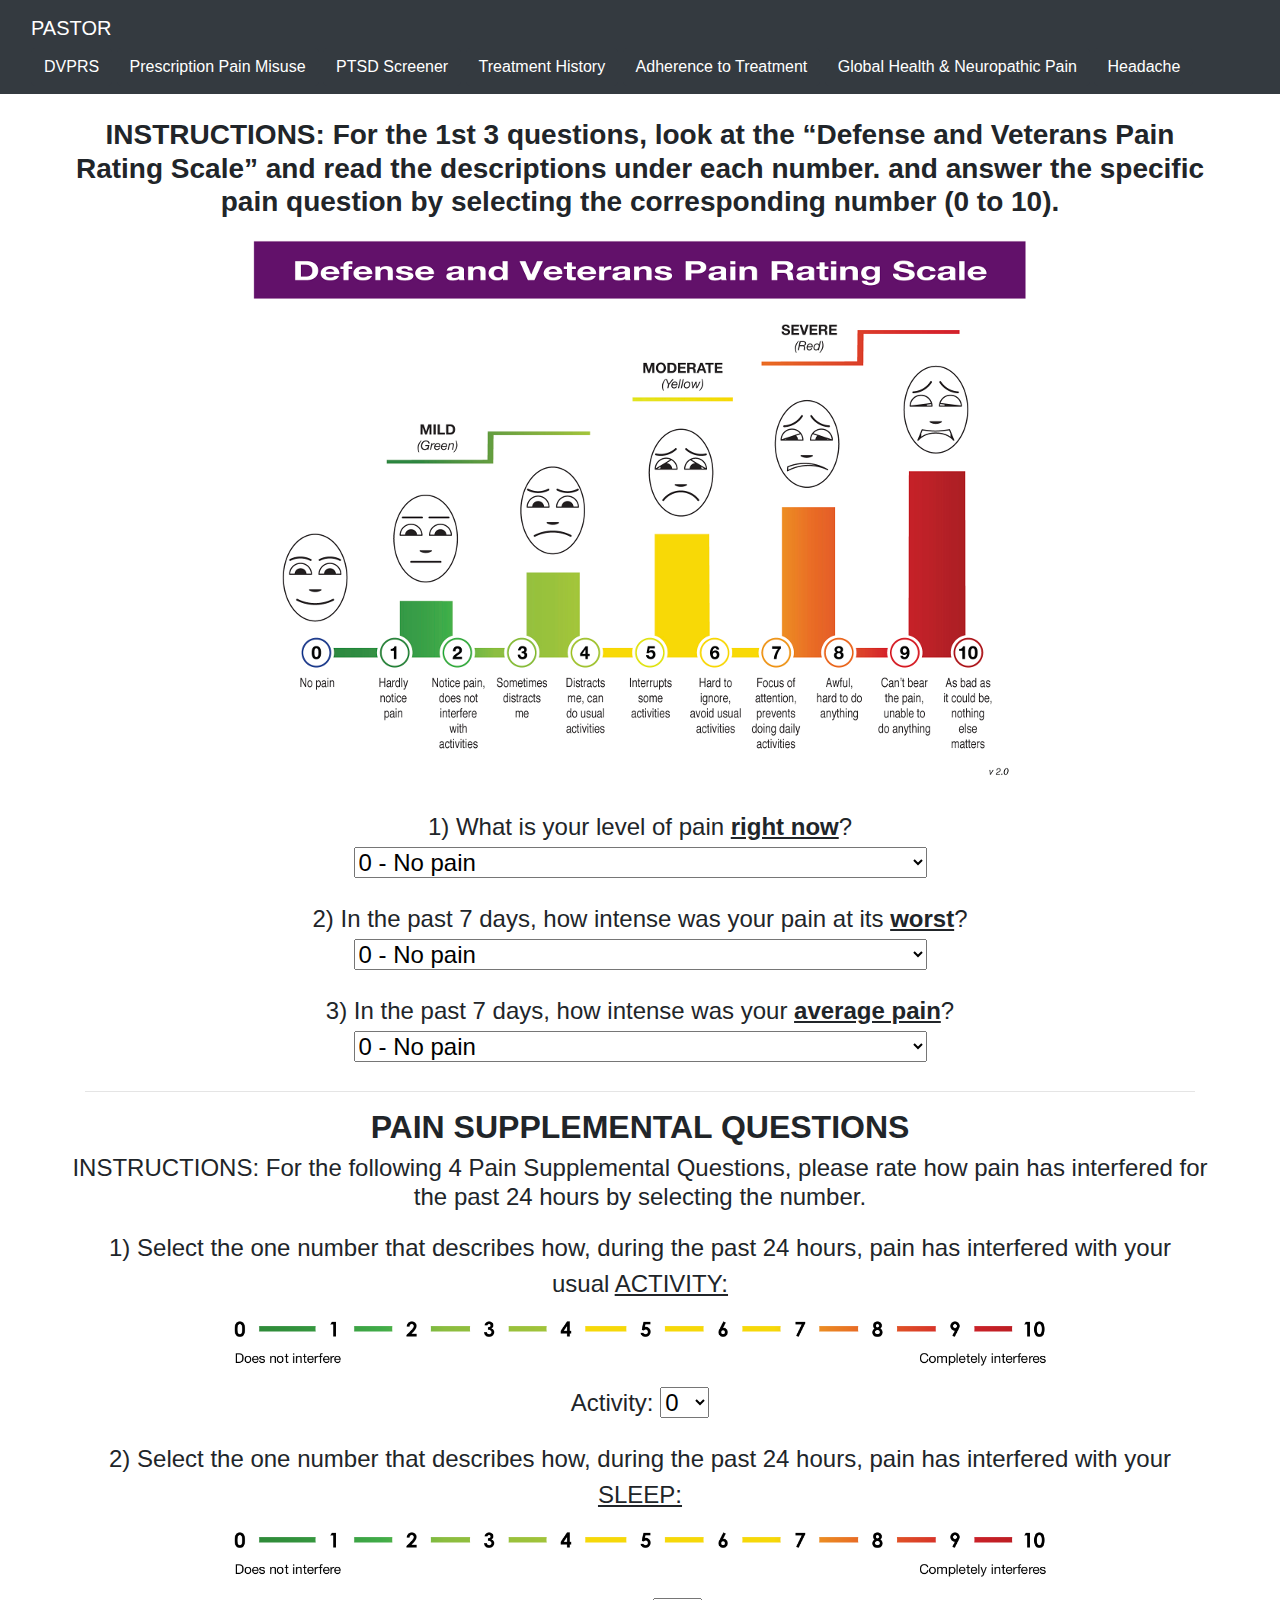
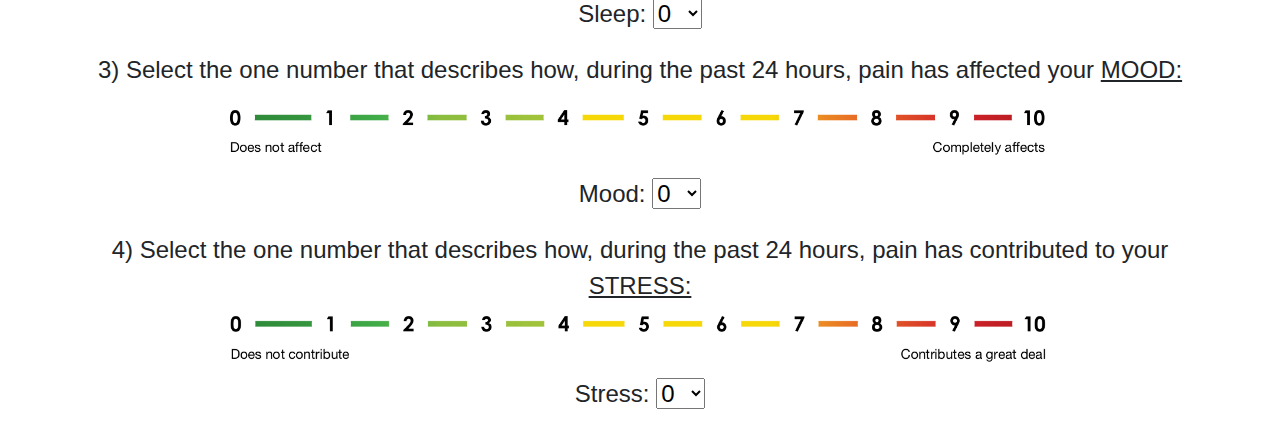
<file: static_questionnaires/dvprs.html>
<!DOCTYPE html>
<html lang="en">
<head>
    <title>Pain Rating Scale</title>
    <!-- Latest compiled and minified CSS -->
    <link rel="stylesheet" type="text/css" href="assets/css/reset.css">
    <link rel="stylesheet" href="https://maxcdn.bootstrapcdn.com/bootstrap/4.0.0/css/bootstrap.min.css">
    <!-- <link rel="stylesheet" type="text/css" href="assets/css/bootstrap.css"> -->
    <!-- <link rel="stylesheet" type="text/css" href="assets/css/bootstrap-theme.min.css"> -->
    <!-- <link rel="stylesheet" type="text/css" href="assets/css/bootstrap.min.css"> -->
    <link rel="stylesheet" type="text/css" href="assets/css/style.css">
</head>
<body>
        <header>
                <nav class="navbar navbar-dark bg-dark mb-4">
                    <div class="container-fluid">
                        <a class="navbar-brand" href="../index.html">PASTOR</a>
                        <div class="row">
                            <div class="col-md-12">
                            <a class="btn btn-dark" href="dvprs.html">DVPRS</a>
                            <a class="btn btn-dark" href="PROMIS_pres_pain_misuse_v1.0.html">Prescription Pain Misuse</a>
                            <a class="btn btn-dark" href="ptsdscreener.html">PTSD Screener</a>
                            <a class="btn btn-dark" href="treatment_history.html">Treatment History</a>
                            <a class="btn btn-dark" href="adherence_to_treatment.html">Adherence to Treatment</a>
                            <a class="btn btn-dark" href="global_health_neuropathic_pain.html">Global Health &amp; Neuropathic Pain </a>
                            <a class="btn btn-dark" href="headache.html">Headache</a>
                        </div></div>
                    </div>
                </nav>
        
        
            </header>
<div class="container bg-white text-center">
    <div class="row"><h3>INSTRUCTIONS: For the 1st 3 questions, look at the “Defense and Veterans Pain Rating Scale” and read the descriptions under each number.
        and answer the specific pain question by selecting the corresponding number (0 to 10).</h3>
        <div class="col-md-12">
    <img src="assets/images/scale_dvprs.png"></div></div>

    <div class="row"> 
        <div class="col-md-12 questions">
            1) What is your level of pain <b><u>right now</u></b>?   <br> 
            <select>
                    <option value="0">0 - No pain</option>
                        <option value="1">1 - Hardly notice pain</option>
                        <option value="2">2 - Notice pain, does not interfere with activities</option>
                        <option value="3">3 - Sometimes distracts me</option>
                        <option value="4">4 - Distracts me, can do usual activities</option>
                        <option value="5">5 - Interrupts some activities</option>
                        <option value="6">6 - Hard to ignore, avoid usual activities</option>
                        <option value="7">7 - Focus of attention, prevents doing daily activities</option>
                        <option value="8">8 - Awful, hard to do anything</option>
                        <option value="9">9 - Can't bear the pain, unable to do anything</option>
                        <option value="10">10 - As bad as it could be, nothing else matters</option>
                      </select>

        </div>

    </div>
    <div class="row">
            <div class="col-md-12 questions">
               2) In the past 7 days, how intense was your pain at its <b><u>worst</u></b>?<br>    
                <select>
                        <option value="0">0 - No pain</option>
                            <option value="1">1 - Hardly notice pain</option>
                            <option value="2">2 - Notice pain, does not interfere with activities</option>
                            <option value="3">3 - Sometimes distracts me</option>
                            <option value="4">4 - Distracts me, can do usual activities</option>
                            <option value="5">5 - Interrupts some activities</option>
                            <option value="6">6 - Hard to ignore, avoid usual activities</option>
                            <option value="7">7 - Focus of attention, prevents doing daily activities</option>
                            <option value="8">8 - Awful, hard to do anything</option>
                            <option value="9">9 - Can't bear the pain, unable to do anything</option>
                            <option value="10">10 - As bad as it could be, nothing else matters</option>
                          </select>
    
            </div>
    
        </div>
        <div class="row">
                <div class="col-md-12 questions">
                  3) In the past 7 days, how intense was your <b><u>average pain</u></b>?<br>
                    <select>
                            <option value="0">0 - No pain</option>
                                <option value="1">1 - Hardly notice pain</option>
                                <option value="2">2 - Notice pain, does not interfere with activities</option>
                                <option value="3">3 - Sometimes distracts me</option>
                                <option value="4">4 - Distracts me, can do usual activities</option>
                                <option value="5">5 - Interrupts some activities</option>
                                <option value="6">6 - Hard to ignore, avoid usual activities</option>
                                <option value="7">7 - Focus of attention, prevents doing daily activities</option>
                                <option value="8">8 - Awful, hard to do anything</option>
                                <option value="9">9 - Can't bear the pain, unable to do anything</option>
                                <option value="10">10 - As bad as it could be, nothing else matters</option>
                              </select>
        
                </div>
        
            </div>
            <hr>
            <div class="row text-center"> <div class="text-center"><h2>PAIN SUPPLEMENTAL QUESTIONS</h2><h4>INSTRUCTIONS: For the following 4 Pain Supplemental Questions, please rate how pain has interfered for the past 24 hours by selecting the number.</h4></div>
               
                <div class="col-md-12 questions">
                  1) Select the one number that describes how, during the past 24 hours, pain has interfered with your usual <u>ACTIVITY:</u><br>
                  <img src="assets/images/activity.png" width="75%"/><br>
                  Activity: <select>
                    <option value="0">0</option>
                        <option value="1">1</option>
                        <option value="2">2</option>
                        <option value="3">3</option>
                        <option value="4">4</option>
                        <option value="5">5</option>
                        <option value="6">6</option>
                        <option value="7">7</option>
                        <option value="8">8</option>
                        <option value="9">9</option>
                        <option value="10">10</option>
                      </select>
        
                </div>
        
            </div>
            <div class="row text-center">
                <div class="col-md-12 questions">
                  2) Select the one number that describes how, during the past 24 hours, pain has interfered with your <u>SLEEP:</u><br>
                  <img src="assets/images/activity.png" width="75%"/><br>
                  Sleep: <select> 
                    <option value="0">0</option>
                        <option value="1">1</option>
                        <option value="2">2</option>
                        <option value="3">3</option>
                        <option value="4">4</option>
                        <option value="5">5</option>
                        <option value="6">6</option>
                        <option value="7">7</option>
                        <option value="8">8</option>
                        <option value="9">9</option>
                        <option value="10">10</option>
                      </select>
        
                </div>
        
            </div>
            <div class="row text-center">
                <div class="col-md-12 questions">
                  3) Select the one number that describes how, during the past 24 hours, pain has affected your <u>MOOD:</u><br>
                  <img src="assets/images/mood.png" width="75%"/><br>
                  Mood: <select> 
                    <option value="0">0</option>
                        <option value="1">1</option>
                        <option value="2">2</option>
                        <option value="3">3</option>
                        <option value="4">4</option>
                        <option value="5">5</option>
                        <option value="6">6</option>
                        <option value="7">7</option>
                        <option value="8">8</option>
                        <option value="9">9</option>
                        <option value="10">10</option>
                      </select>
        
                </div>
        
            </div>
            <div class="row text-center">
                <div class="col-md-12 questions">
                  4) Select the one number that describes how, during the past 24 hours, pain has contributed to your <u>STRESS:</u><br>
                  <img src="assets/images/stress.png" width="75%"/><br>
                  Stress: <select> 
                    <option value="0">0</option>
                        <option value="1">1</option>
                        <option value="2">2</option>
                        <option value="3">3</option>
                        <option value="4">4</option>
                        <option value="5">5</option>
                        <option value="6">6</option>
                        <option value="7">7</option>
                        <option value="8">8</option>
                        <option value="9">9</option>
                        <option value="10">10</option>
                      </select>
        
                </div>
        
            </div>

    </div>
</body>









</html>
</file>
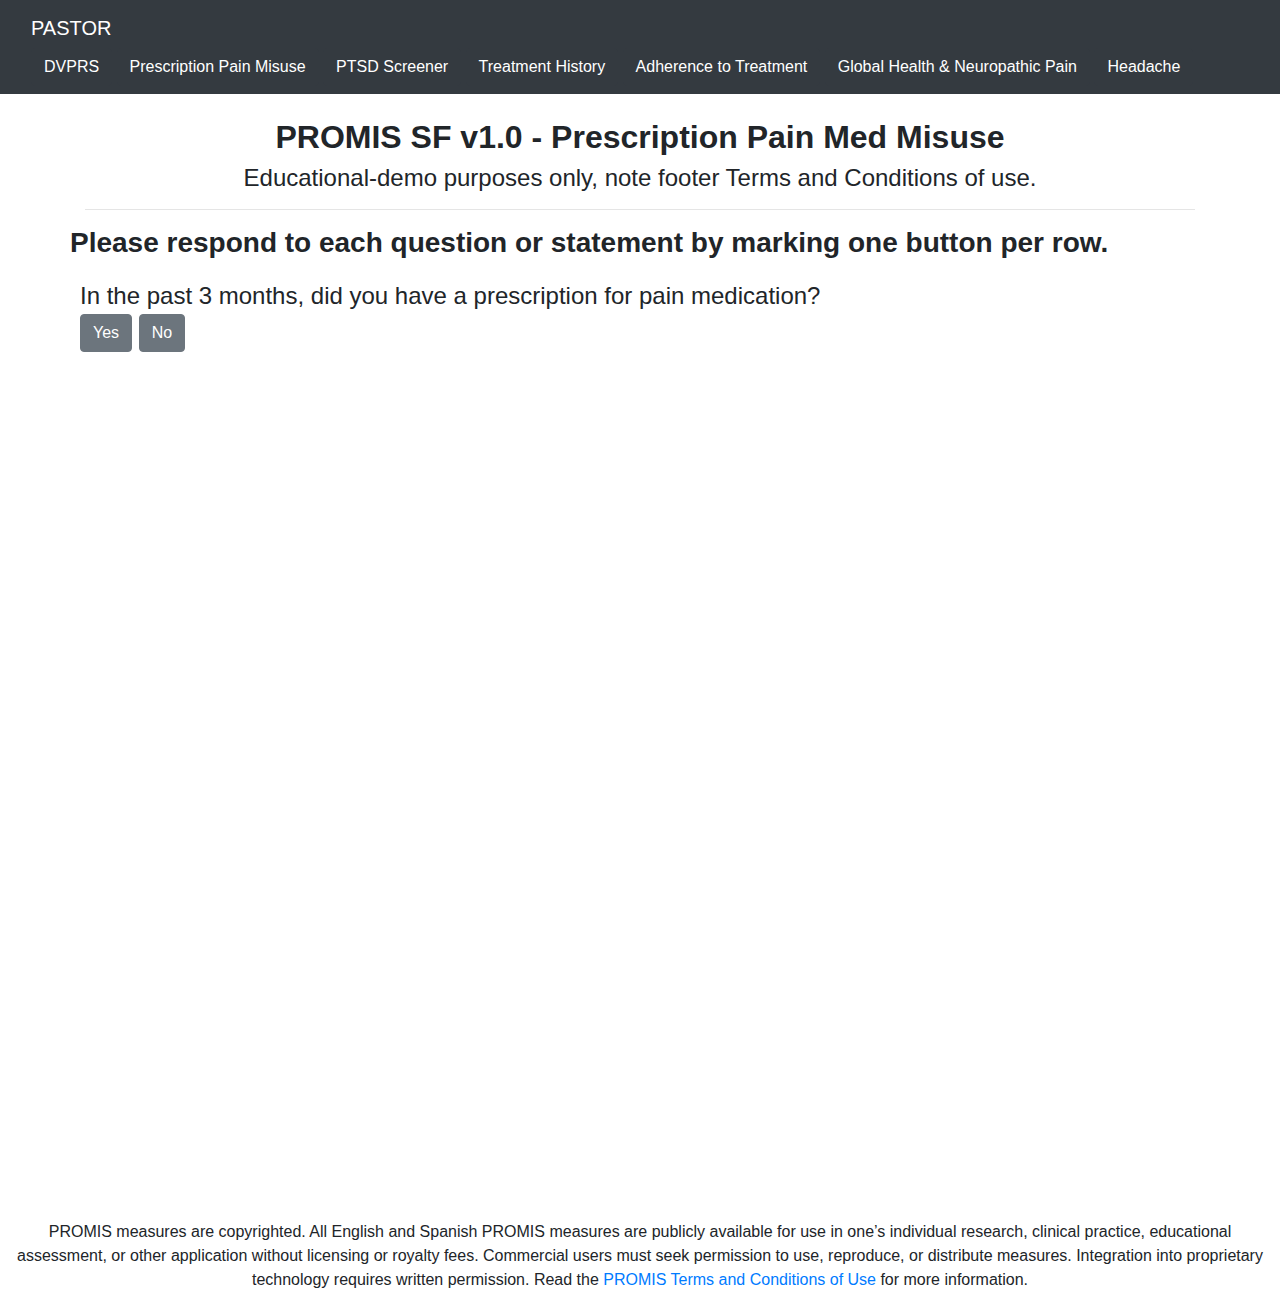
<file: static_questionnaires/PROMIS_pres_pain_misuse_v1.0.html>
<!DOCTYPE html>
<html lang="en">

<head>
    <title>PROMIS SF v1.0 - Prescription Pain Med Misuse Preview instrument
    </title>
    <!-- Latest compiled and minified CSS -->
    <link rel="stylesheet" type="text/css" href="assets/css/reset.css">
    <link rel="stylesheet" href="https://maxcdn.bootstrapcdn.com/bootstrap/4.0.0/css/bootstrap.min.css">
    <!-- <link rel="stylesheet" type="text/css" href="assets/css/bootstrap.css"> -->
    <!-- <link rel="stylesheet" type="text/css" href="assets/css/bootstrap-theme.min.css"> -->
    <!-- <link rel="stylesheet" type="text/css" href="assets/css/bootstrap.min.css"> -->
    <link rel="stylesheet" type="text/css" href="assets/css/style.css">
</head>

<body>
    <header>
        <nav class="navbar navbar-dark bg-dark mb-4">
            <div class="container-fluid">
                <a class="navbar-brand" href="../index.html">PASTOR</a>
                <div class="row">
                    <div class="col-md-12">
                        <a class="btn btn-dark" href="dvprs.html">DVPRS</a>
                        <a class="btn btn-dark" href="PROMIS_pres_pain_misuse_v1.0.html">Prescription Pain Misuse</a>
                        <a class="btn btn-dark" href="ptsdscreener.html">PTSD Screener</a>
                        <a class="btn btn-dark" href="treatment_history.html">Treatment History</a>
                        <a class="btn btn-dark" href="adherence_to_treatment.html">Adherence to Treatment</a>
                        <a class="btn btn-dark" href="global_health_neuropathic_pain.html">Global Health &amp; Neuropathic Pain </a>
                        <a class="btn btn-dark" href="headache.html">Headache</a>
                    </div>
                </div>
            </div>
        </nav>


    </header>



    <div class="container">
        <div class="row questionInstructions text-center">
            <div class="col-md-12">
                <h2>PROMIS SF v1.0 - Prescription Pain Med Misuse
                </h2><h4>Educational-demo purposes only, note footer Terms and Conditions of use.</h4>
                <hr>
            </div>
        </div>
        <div class="row questionInstructions text-center">
            <h3>Please respond to each question or statement by marking one button per row.</h3>
        </div>
        <div class="row">
            <div class="col-md-12 questions text-left">
                In the past 3 months, did you have a prescription for pain medication?
                <br>
                <button type="button" class="btn btn-secondary" onclick="show()">Yes</button>
                <button type="button" class="btn btn-secondary" onclick="hide()">No</button>
            </div>
        </div>
        <div id="hideThisIfNo">
            <div class="row questionSubsection">
                <h3>In the past 3 months...
                </h3>
                <div class="col-md-12 questions text-left">
                    I abused prescription pain medication...
                    <br>
                    <button type="button" class="btn btn-secondary">Never</button>
                    <button type="button" class="btn btn-secondary">Rarely</button>
                    <button type="button" class="btn btn-secondary">Sometimes</button>
                    <button type="button" class="btn btn-secondary">Often</button>
                    <button type="button" class="btn btn-secondary">Almost Always</button>
                </div>

                <div class="col-md-12 questions text-left">
                    I ran out of prescription pain medication early...
                    <br>
                    <button type="button" class="btn btn-secondary">Never</button>
                    <button type="button" class="btn btn-secondary">Rarely</button>
                    <button type="button" class="btn btn-secondary">Sometimes</button>
                    <button type="button" class="btn btn-secondary">Often</button>
                    <button type="button" class="btn btn-secondary">Almost Always</button>
                </div>

                <div class="col-md-12 questions text-left">
                    I got prescription pain medication from someone other than my healthcare provider...
                    <br>
                    <button type="button" class="btn btn-secondary">Never</button>
                    <button type="button" class="btn btn-secondary">Rarely</button>
                    <button type="button" class="btn btn-secondary">Sometimes</button>
                    <button type="button" class="btn btn-secondary">Often</button>
                    <button type="button" class="btn btn-secondary">Almost Always</button>
                </div>

                <div class="col-md-12 questions text-left">
                    I used more of my prescription pain medication than I was supposed to...
                    <br>
                    <button type="button" class="btn btn-secondary">Never</button>
                    <button type="button" class="btn btn-secondary">Rarely</button>
                    <button type="button" class="btn btn-secondary">Sometimes</button>
                    <button type="button" class="btn btn-secondary">Often</button>
                    <button type="button" class="btn btn-secondary">Almost Always</button>
                </div>
                <div class="col-md-12 questions text-left">
                    I experienced cravings for pain medication...
                    <br>
                    <button type="button" class="btn btn-secondary">Never</button>
                    <button type="button" class="btn btn-secondary">Rarely</button>
                    <button type="button" class="btn btn-secondary">Sometimes</button>
                    <button type="button" class="btn btn-secondary">Often</button>
                    <button type="button" class="btn btn-secondary">Almost Always</button>
                </div>
            </div>
            <div class="row questionSubsection">
                <h3>In the past 3 months...
                </h3>
                <div class="col-md-12 questions text-left">
                    When my prescription for pain medication ran out, I felt anxious...
                    <br>
                    <button type="button" class="btn btn-secondary">Not at all</button>
                    <button type="button" class="btn btn-secondary">A little bit</button>
                    <button type="button" class="btn btn-secondary">Somewhat</button>
                    <button type="button" class="btn btn-secondary">Quite a bit</button>
                    <button type="button" class="btn btn-secondary">Very Much</button>
                </div>
            </div>
            <div class="row questionSubsection">
                <h3>In the past 3 months...
                </h3>
                <div class="col-md-12 questions text-left">
                    I used more pain medication before the effects wore off...
                    <br>
                    <button type="button" class="btn btn-secondary">Never</button>
                    <button type="button" class="btn btn-secondary">Rarely</button>
                    <button type="button" class="btn btn-secondary">Sometimes</button>
                    <button type="button" class="btn btn-secondary">Often</button>
                    <button type="button" class="btn btn-secondary">Almost Always</button>
                </div>
            </div>
        </div>
    </div>

    <script>
        function hide() {
            document.getElementById("hideThisIfNo").style.visibility = "hidden"
        }
        hide();

        function show() {
            document.getElementById("hideThisIfNo").style.visibility = "visible"
        }
    </script>

    <footer>
            PROMIS measures are copyrighted. All English and Spanish PROMIS measures are publicly available for use in one’s individual research, clinical practice, educational assessment, or other application without licensing or royalty fees. Commercial users must seek permission to use, reproduce, or distribute measures. Integration into proprietary technology requires written permission. Read the <a href="http://www.healthmeasures.net/images/PROMIS/Terms_of_Use_HM_approved_1-12-17_-_Updated_Copyright_Notices.pdf"/>PROMIS Terms and Conditions of Use</a> for more information.
    </footer>
</body>









</html>
</file>
<file: static_questionnaires/assets/css/style.css>
body {
    background-color: #fff;
}

.questions {
    font-size: 24px;
    padding: 10px;
    
}

.questionInstructions{
    text-align: center;
}

.questionSubsection {
    text-align: left;
    padding: 10px;
}

h2 {
    text-align: center;
    font-weight: bold;
}

h3 {
    font-weight: bold;
}

footer {
    text-align: center;
    margin: 10px;
}

.answerChoices{
    text-align: left;
    font-size: 20px;
    margin: 5px;
    padding: 10px;
}

li {
    list-style-type: circle;
}

ul {
    margin-left: 25px;
}
</file>
